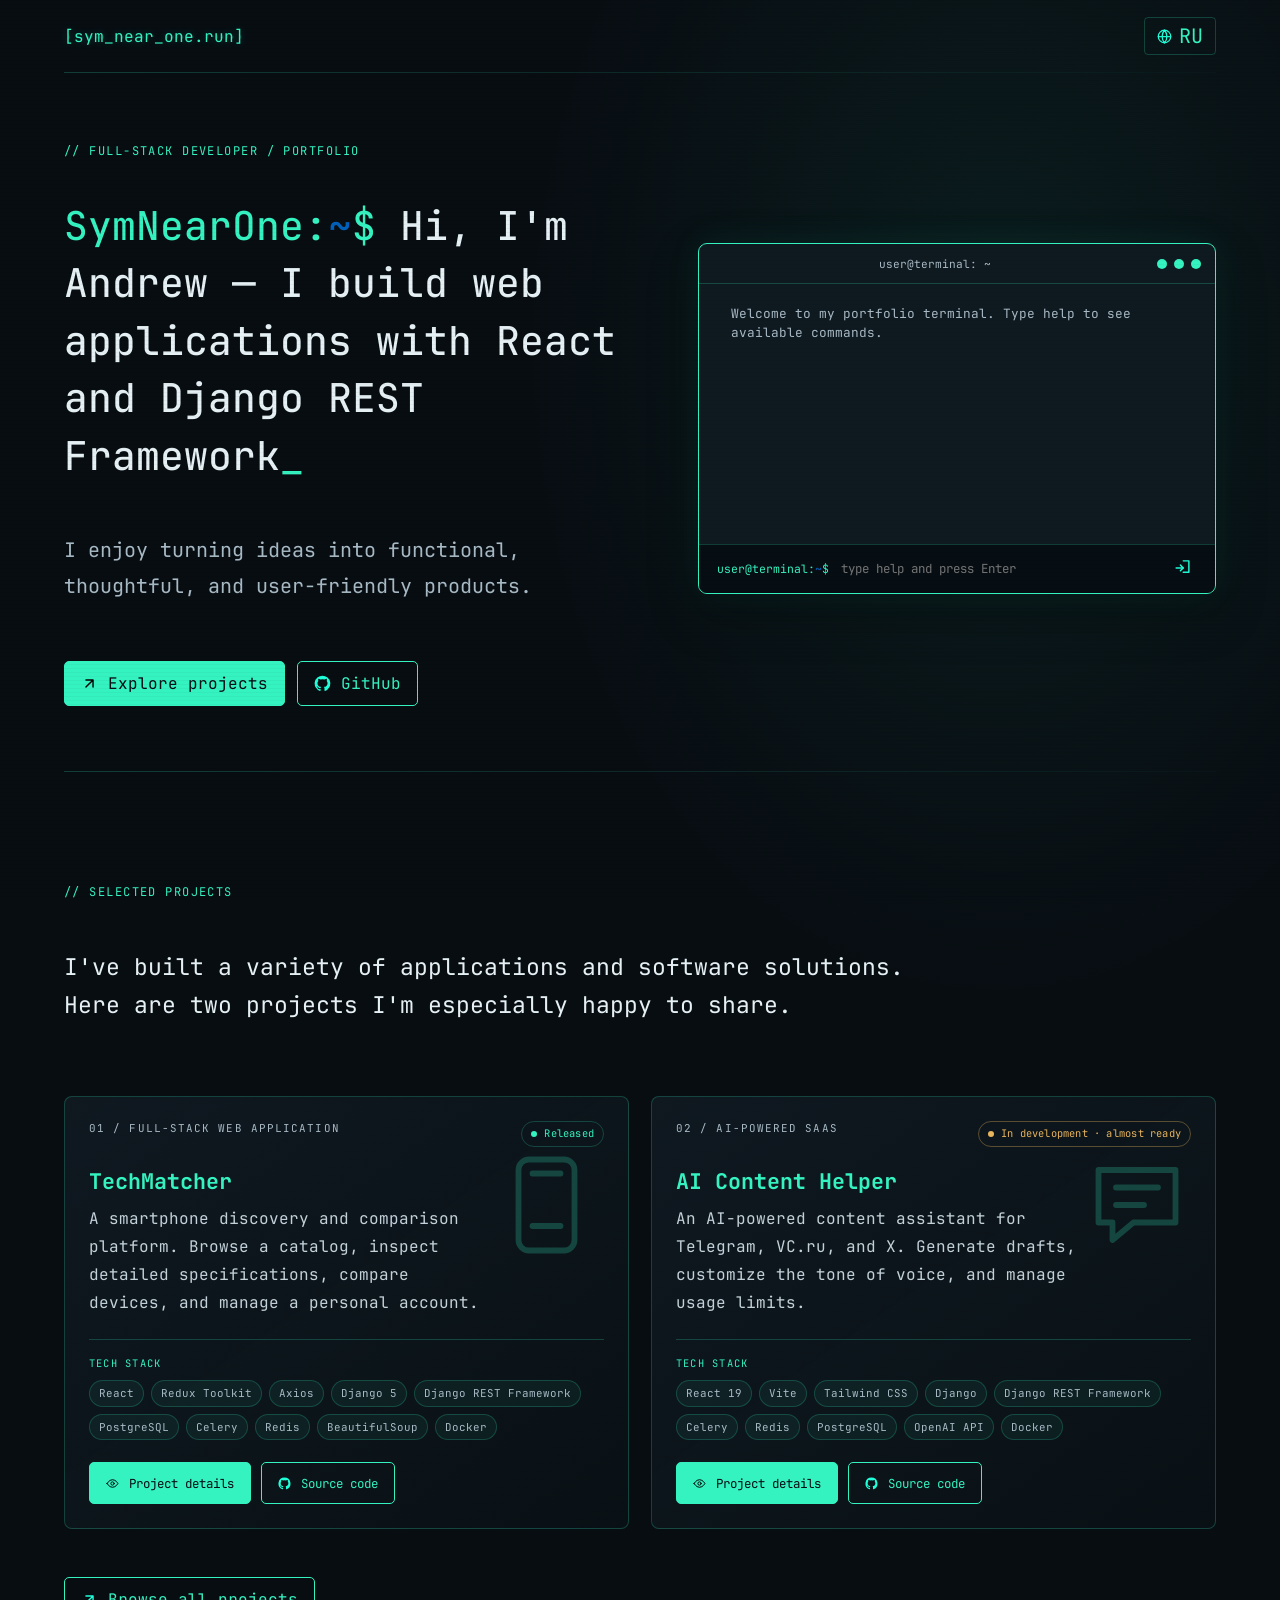
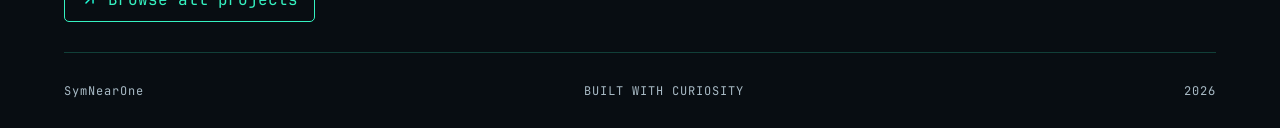
<file: index.html>
<!doctype html>
<html lang="en">
  <head>
    <meta charset="UTF-8" />
    <meta name="viewport" content="width=device-width, initial-scale=1.0" />
<script>
      (function () {
        var root = document.documentElement;
        root.classList.add("is-loading");
        try {
          var theme = localStorage.getItem("portfolio-theme");
          var language = localStorage.getItem("portfolio-language");
          if (theme === "pink") root.dataset.terminalTheme = "pink";
          else delete root.dataset.terminalTheme;
          root.lang = language === "ru" ? "ru" : "en";
        } catch (error) {
          root.lang = "en";
        }
      })();
    </script>
    <meta name="theme-color" content="#080d12" />
    <meta
      name="description"
      content="Andrew — full-stack developer building web applications."
    />
    <title>[symnearone]</title>
    <link rel="stylesheet" href="style.css" />
    <script src="projects-data.js" defer></script>
    <script src="script.js" defer></script>
    <link rel="icon" type="image/svg+xml" href="sources/favicon.svg" />
  </head>
  <body>
    <header class="site-header">
      <a class="site-header__brand" href="index.html">[sym_near_one.run]</a>
      <button class="language-toggle" type="button" data-language-toggle aria-label="Switch language">
        <img class="button__icon" src="sources/icons/language.svg" alt="" aria-hidden="true" />RU
      </button>
    </header>
    <main class="page-main">
      <div class="section-divider" aria-hidden="true"></div>
      <section class="hero">
        <div class="hero__content">
          <p
            class="hero__eyebrow"
            data-en="// FULL-STACK DEVELOPER / PORTFOLIO"
            data-ru="// FULL-STACK РАЗРАБОТЧИК / ПОРТФОЛИО"
          >
            // FULL-STACK DEVELOPER / PORTFOLIO
          </p>
          <h1 class="hero__title">
            <span class="hero__title-author"
              >SymNearOne:<span class="terminal-path">~</span>$ </span
            ><span
              data-en="Hi, I'm Andrew — I build web applications with React and Django REST Framework"
              data-ru="Привет, я Эндрю — разрабатываю веб-приложения на React и Django REST Framework"
              >Hi, I'm Andrew — I build web applications with React and Django
              REST Framework</span
            ><span class="hero__cursor">_</span>
          </h1>
          <p
            class="hero__description"
            data-en="I enjoy turning ideas into functional, thoughtful, and user-friendly products."
            data-ru="Мне нравится превращать идеи в функциональные, продуманные и удобные продукты."
          >
            I enjoy turning ideas into functional, thoughtful, and user-friendly
            products.
          </p>
          <div class="hero__actions">
            <a
              href="projects.html"
              class="button button--primary"
              data-en="Explore projects"
              data-ru="Посмотреть проекты"
              ><img class="button__icon" src="sources/icons/arrow-up-right.svg" alt="" aria-hidden="true" />Explore projects</a
            ><a
              href="https://github.com/Na1x-dev"
              class="button button--secondary"
              target="_blank"
              rel="noreferrer"
              ><img
                class="button__icon"
                src="sources/icons/github.svg"
                alt=""
                aria-hidden="true"
              />GitHub</a
            >
          </div>
        </div>
        <div class="hero__visual">
          <div class="terminal-window">
            <div class="terminal-window__bar">
              <span class="terminal-window__bar-status"></span>
              <span>user@terminal: ~</span>
              <div class="terminal-window__dots" aria-hidden="true">
                <span></span><span></span><span></span>
              </div>
            </div>
            <div
              class="terminal-window__content"
              id="terminal-output"
              role="log"
              aria-live="polite"
            >
              <p
                class="terminal-output"
                data-en="Welcome to my portfolio terminal. Type help to see available commands."
                data-ru="Добро пожаловать в терминал портфолио. Введите help для списка команд."
              >
                Welcome to my portfolio terminal. Type help to see available
                commands.
              </p>
            </div>
            <form class="terminal-input" id="terminal-form" autocomplete="off">
              <label class="terminal-input__prompt" for="terminal-command"
                >user@terminal:<span class="terminal-path">~</span>$</label
              ><input
                id="terminal-command"
                name="command"
                type="text"
                spellcheck="false"
                placeholder="type help and press Enter"
              /><button type="submit" aria-label="Run command"><img class="button__icon" src="sources/icons/terminal-enter.svg" alt="" aria-hidden="true" /></button>
            </form>
          </div>
        </div>
      </section>
      <div class="section-divider" aria-hidden="true"></div>
      <section class="about" id="projects">
        <p
          class="section-label"
          data-en="// SELECTED PROJECTS"
          data-ru="// ИЗБРАННЫЕ ПРОЕКТЫ"
        >
          // SELECTED PROJECTS
        </p>
        <h2
          class="about__text"
          data-en="I've built a variety of applications and software solutions. Here are two projects I'm especially happy to share."
          data-ru="Я разрабатывал разные приложения и программные решения. Здесь — два проекта, которыми особенно хочу поделиться."
        >
          I've built a variety of applications and software solutions. Here are
          two projects I'm especially happy to share.
        </h2>
        <div class="projects-grid" id="featured-projects"></div>
        <div class="section-actions">
          <a
            class="button button--secondary"
            href="projects.html"
            data-en="Browse all projects"
            data-ru="Все проекты"
            ><img class="button__icon" src="sources/icons/arrow-up-right.svg" alt="" aria-hidden="true" />Browse all projects</a
          >
        </div>
      </section>
    </main>
    <footer class="site-footer">
      <span>SymNearOne</span>
      <span data-en="BUILT WITH CURIOSITY" data-ru="СОЗДАНО С ЛЮБОПЫТСТВОМ">BUILT WITH CURIOSITY</span>
      <span id="current-year"></span>
    </footer>
  </body>
</html>
</file>
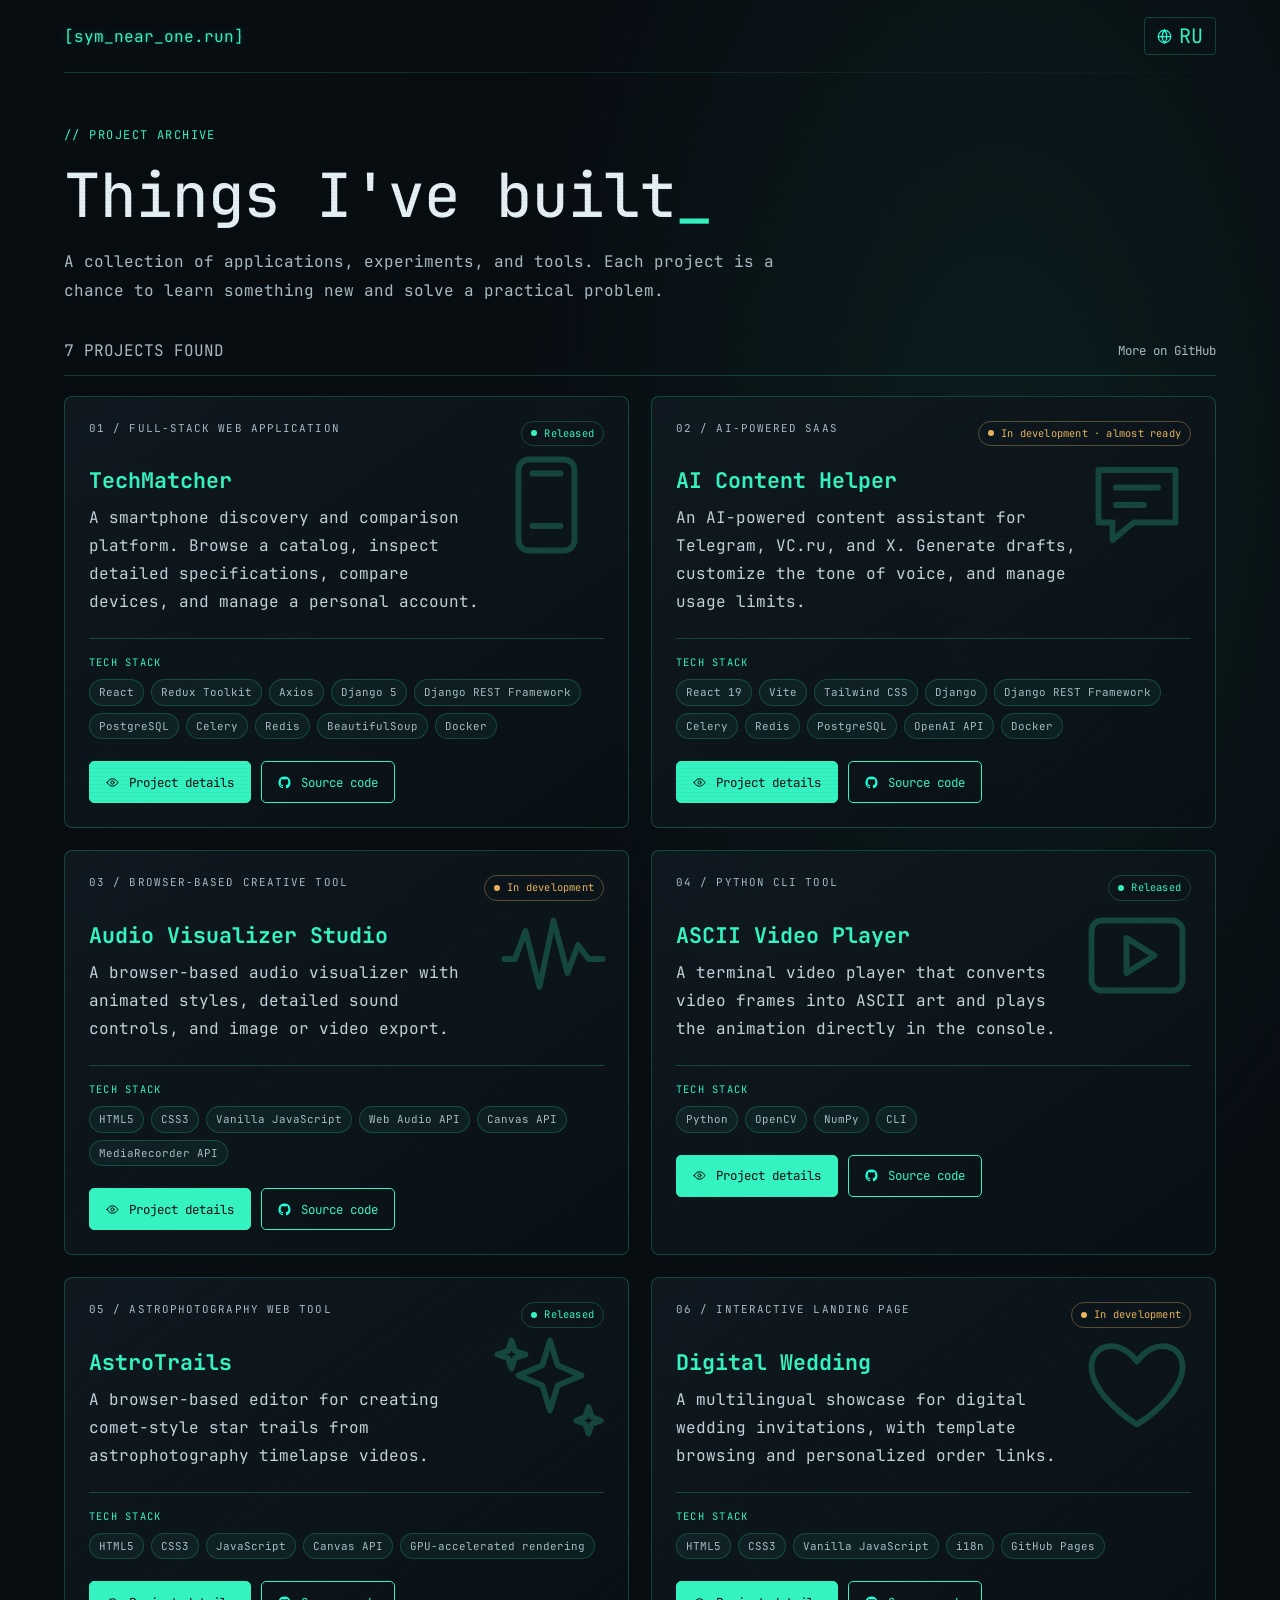
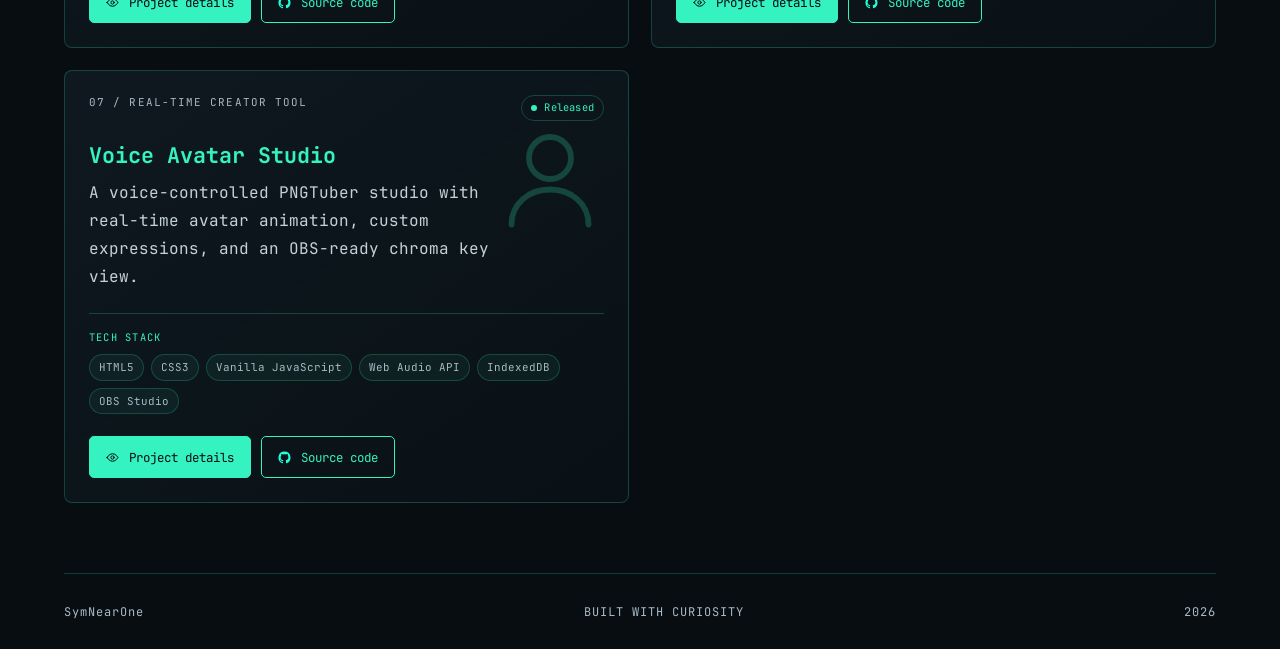
<file: projects.html>
<!doctype html>
<html lang="en">
  <head>
    <meta charset="UTF-8" />
    <meta name="viewport" content="width=device-width, initial-scale=1.0" />
<script>
      (function () {
        var root = document.documentElement;
        root.classList.add("is-loading");
        try {
          var theme = localStorage.getItem("portfolio-theme");
          var language = localStorage.getItem("portfolio-language");
          if (theme === "pink") root.dataset.terminalTheme = "pink";
          else delete root.dataset.terminalTheme;
          root.lang = language === "ru" ? "ru" : "en";
        } catch (error) {
          root.lang = "en";
        }
      })();
    </script>
    <meta name="theme-color" content="#080d12" />
    <meta
      name="description"
      content="Projects by Andrew — full-stack web applications and tools."
    />
    <title>[symnearone]</title>
    <link rel="stylesheet" href="style.css" />
    <script src="projects-data.js" defer></script>
    <script src="script.js" defer></script>
    <link rel="icon" type="image/svg+xml" href="sources/favicon.svg" />
  </head>
  <body>
    <header class="site-header">
      <a class="site-header__brand" href="index.html">[sym_near_one.run]</a>
      <button
        class="language-toggle"
        type="button"
        data-language-toggle
        aria-label="Switch language"
      >
        <img
          class="button__icon"
          src="sources/icons/language.svg"
          alt=""
          aria-hidden="true"
        />RU
      </button>
    </header>
    <main class="page-main">
      <div class="section-divider" aria-hidden="true"></div>
      <section class="projects-page">
        <p
          class="section-label"
          data-en="// PROJECT ARCHIVE"
          data-ru="// АРХИВ ПРОЕКТОВ"
        >
          // PROJECT ARCHIVE
        </p>
        <h1 class="page-title">
          <span data-en="Things I've built" data-ru="Мои проекты"
            >Things I've built</span
          ><span class="hero__cursor">_</span>
        </h1>
        <p
          class="page-lead"
          data-en="A collection of applications, experiments, and tools. Each project is a chance to learn something new and solve a practical problem."
          data-ru="Подборка приложений, экспериментов и инструментов. Каждый проект — возможность узнать что-то новое и решить практическую задачу."
        >
          A collection of applications, experiments, and tools. Each project is
          a chance to learn something new and solve a practical problem.
        </p>
        <div class="projects-toolbar">
          <span id="projects-count">Loading projects...</span
          ><a
            class="text-link"
            href="https://github.com/Na1x-dev"
            target="_blank"
            rel="noreferrer"
            data-en="More on GitHub"
            data-ru="Больше на GitHub"
            >More on GitHub</a
          >
        </div>
        <div
          class="projects-grid projects-grid--archive"
          id="all-projects"
        ></div>
      </section>
    </main>
    <footer class="site-footer">
      <span>SymNearOne</span>
      <span data-en="BUILT WITH CURIOSITY" data-ru="СОЗДАНО С ЛЮБОПЫТСТВОМ"
        >BUILT WITH CURIOSITY</span
      >
      <span id="current-year"></span>
    </footer>
  </body>
</html>
</file>
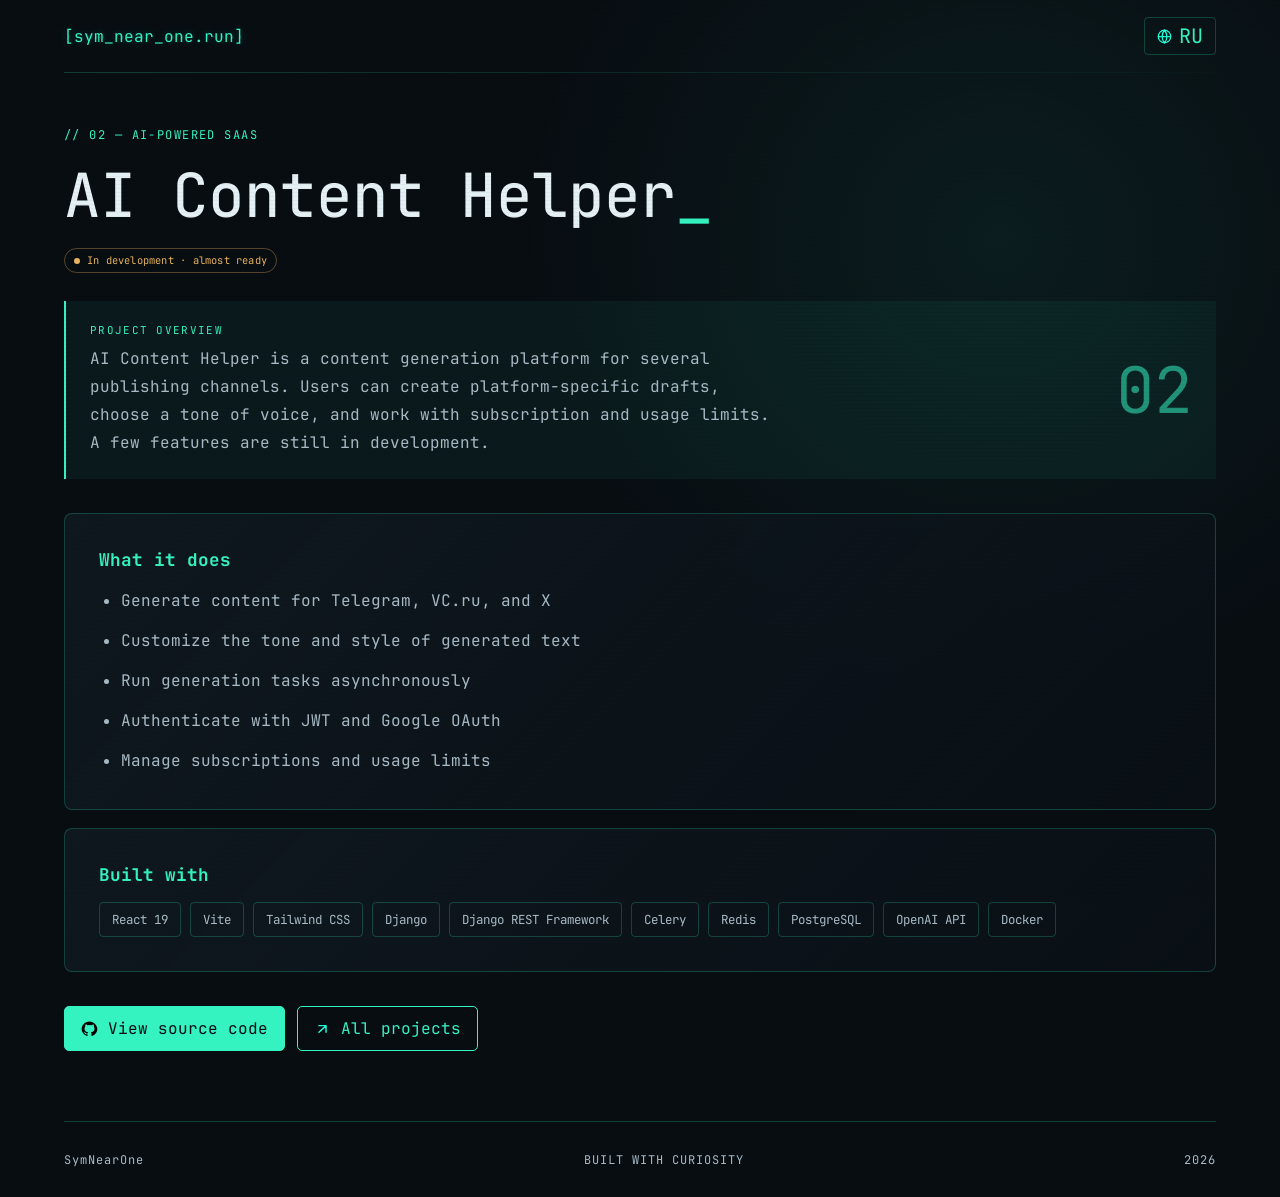
<file: projects/ai-content-helper.html>
<!doctype html>
<html lang="en"><head><meta charset="UTF-8"><meta name="viewport" content="width=device-width, initial-scale=1.0"><meta name="description" content="AI Content Helper — AI-powered content generation platform."><title>AI Content Helper | Andrew</title><link rel="stylesheet" href="../style.css"><script src="../projects-data.js" defer></script><script src="../script.js" defer></script>    <link rel="icon" type="image/svg+xml" href="../sources/favicon.svg" />
  </head><body>
<header class="site-header">
  <a class="site-header__brand" href="../index.html">[sym_near_one.run]</a>
  <button class="language-toggle" type="button" data-language-toggle aria-label="Switch language">
    <img class="button__icon" src="../sources/icons/language.svg" alt="" aria-hidden="true" />RU
  </button>
</header>
<main class="page-main"><div class="section-divider" aria-hidden="true"></div><section class="project-detail" data-project-detail="ai-content-helper"></section></main>
<footer class="site-footer">
  <span>SymNearOne</span>
  <span data-en="BUILT WITH CURIOSITY" data-ru="СОЗДАНО С ЛЮБОПЫТСТВОМ">BUILT WITH CURIOSITY</span>
  <span id="current-year"></span>
</footer>
</body></html>
</file>
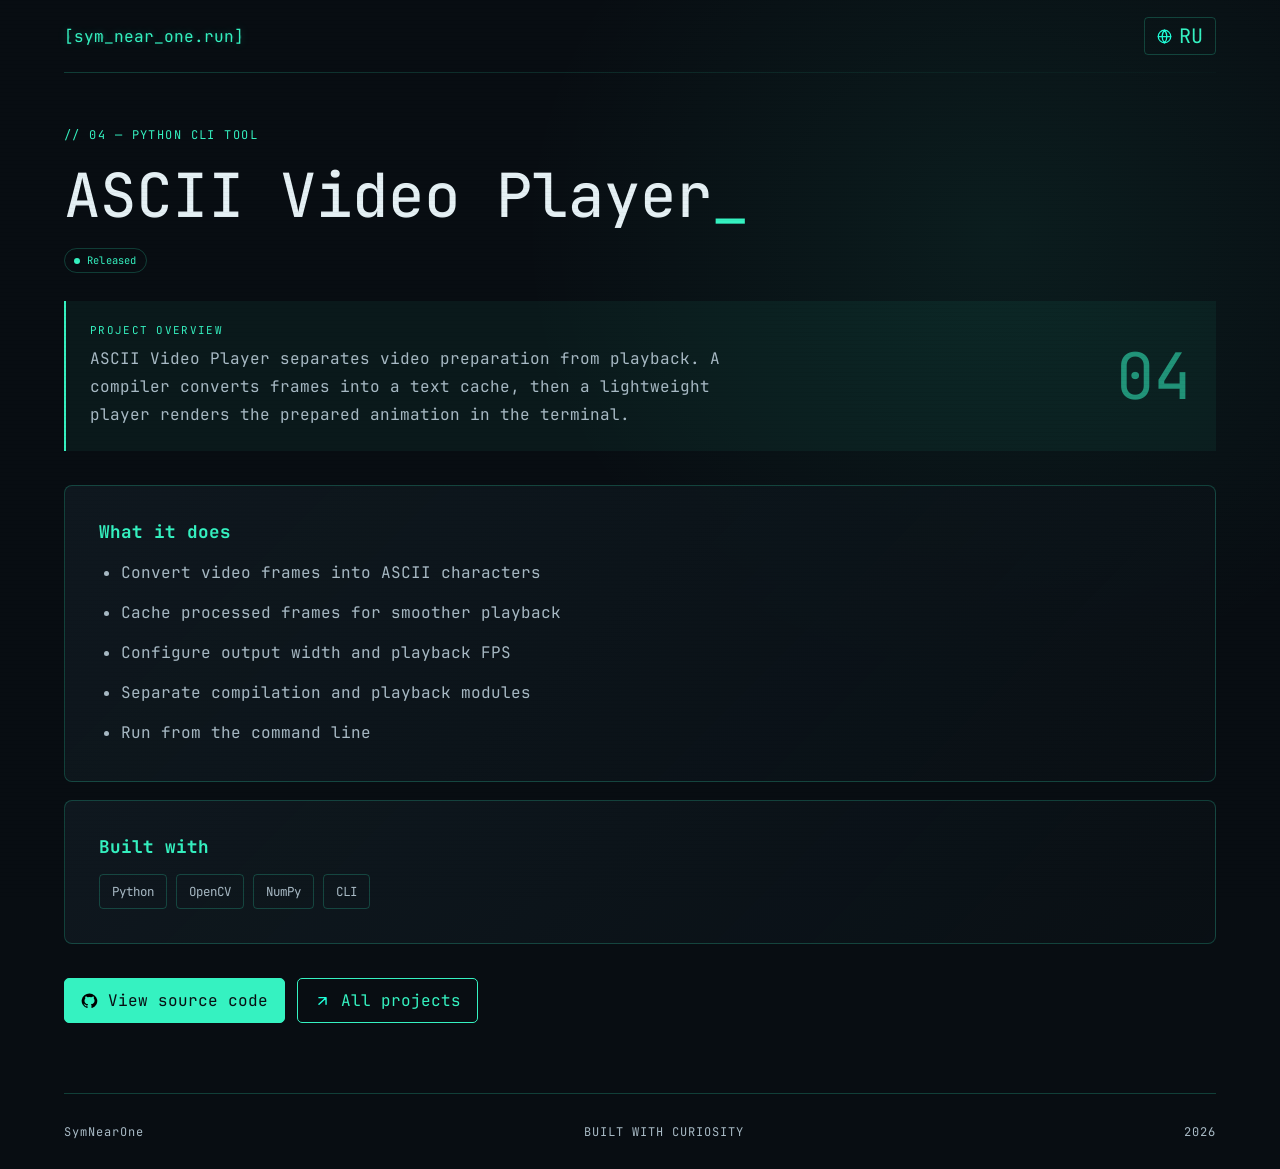
<file: projects/ascii-video-player.html>
<!doctype html>
<html lang="en">
  <head>
    <meta charset="UTF-8" />
    <meta name="viewport" content="width=device-width, initial-scale=1.0" />
<script>
      (function () {
        var root = document.documentElement;
        root.classList.add("is-loading");
        try {
          var theme = localStorage.getItem("portfolio-theme");
          var language = localStorage.getItem("portfolio-language");
          if (theme === "pink") root.dataset.terminalTheme = "pink";
          else delete root.dataset.terminalTheme;
          root.lang = language === "ru" ? "ru" : "en";
        } catch (error) {
          root.lang = "en";
        }
      })();
    </script>
    <meta name="description" content="ASCII Video Player — project by Andrew." />
    <title>ASCII Video Player | Andrew</title>
    <link rel="stylesheet" href="../style.css" />
    <script src="../projects-data.js" defer></script>
    <script src="../script.js" defer></script>
    <link rel="icon" type="image/svg+xml" href="../sources/favicon.svg" />
  </head>
  <body>
    <header class="site-header">
      <a class="site-header__brand" href="../index.html">[sym_near_one.run]</a>
      <button class="language-toggle" type="button" data-language-toggle aria-label="Switch language">
        <img class="button__icon" src="../sources/icons/language.svg" alt="" aria-hidden="true" />RU
      </button>
    </header>
    <main class="page-main">
      <div class="section-divider" aria-hidden="true"></div>
      <section class="project-detail" data-project-detail="ascii-video-player"></section>
    </main>
    <footer class="site-footer">
      <span>SymNearOne</span>
      <span data-en="BUILT WITH CURIOSITY" data-ru="СОЗДАНО С ЛЮБОПЫТСТВОМ">BUILT WITH CURIOSITY</span>
      <span id="current-year"></span>
    </footer>
  </body>
</html>
</file>
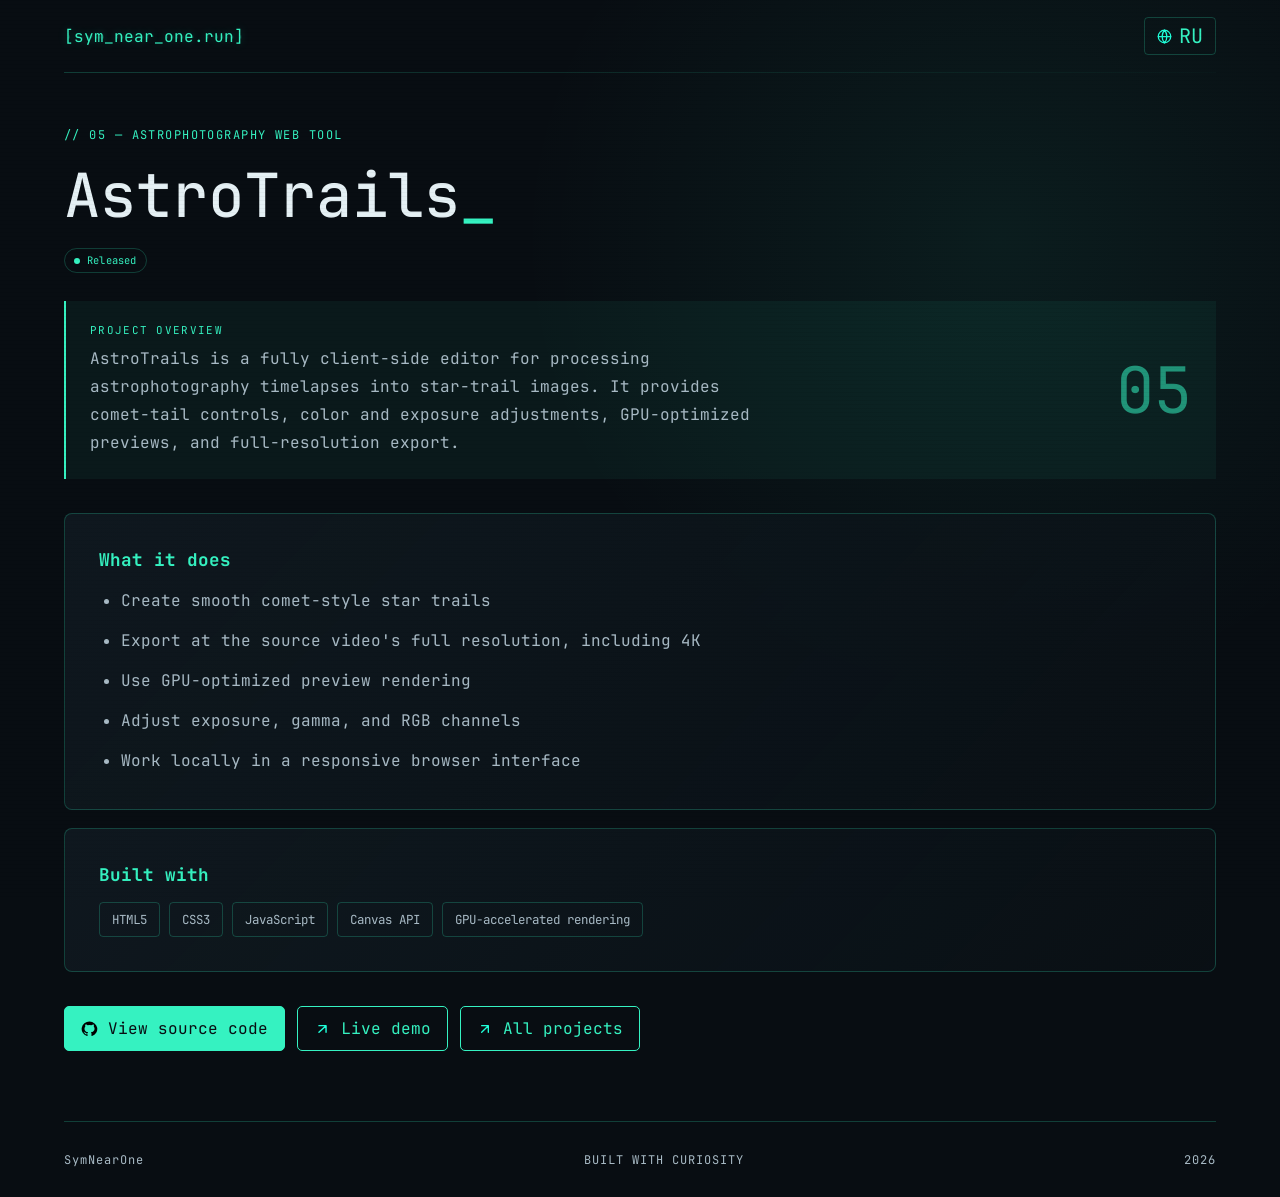
<file: projects/astrotrails.html>
<!doctype html>
<html lang="en">
  <head>
    <meta charset="UTF-8" />
    <meta name="viewport" content="width=device-width, initial-scale=1.0" />
<script>
      (function () {
        var root = document.documentElement;
        root.classList.add("is-loading");
        try {
          var theme = localStorage.getItem("portfolio-theme");
          var language = localStorage.getItem("portfolio-language");
          if (theme === "pink") root.dataset.terminalTheme = "pink";
          else delete root.dataset.terminalTheme;
          root.lang = language === "ru" ? "ru" : "en";
        } catch (error) {
          root.lang = "en";
        }
      })();
    </script>
    <meta name="description" content="AstroTrails — project by Andrew." />
    <title>AstroTrails | Andrew</title>
    <link rel="stylesheet" href="../style.css" />
    <script src="../projects-data.js" defer></script>
    <script src="../script.js" defer></script>
    <link rel="icon" type="image/svg+xml" href="../sources/favicon.svg" />
  </head>
  <body>
    <header class="site-header">
      <a class="site-header__brand" href="../index.html">[sym_near_one.run]</a>
      <button class="language-toggle" type="button" data-language-toggle aria-label="Switch language">
        <img class="button__icon" src="../sources/icons/language.svg" alt="" aria-hidden="true" />RU
      </button>
    </header>
    <main class="page-main">
      <div class="section-divider" aria-hidden="true"></div>
      <section class="project-detail" data-project-detail="astrotrails"></section>
    </main>
    <footer class="site-footer">
      <span>SymNearOne</span>
      <span data-en="BUILT WITH CURIOSITY" data-ru="СОЗДАНО С ЛЮБОПЫТСТВОМ">BUILT WITH CURIOSITY</span>
      <span id="current-year"></span>
    </footer>
  </body>
</html>
</file>
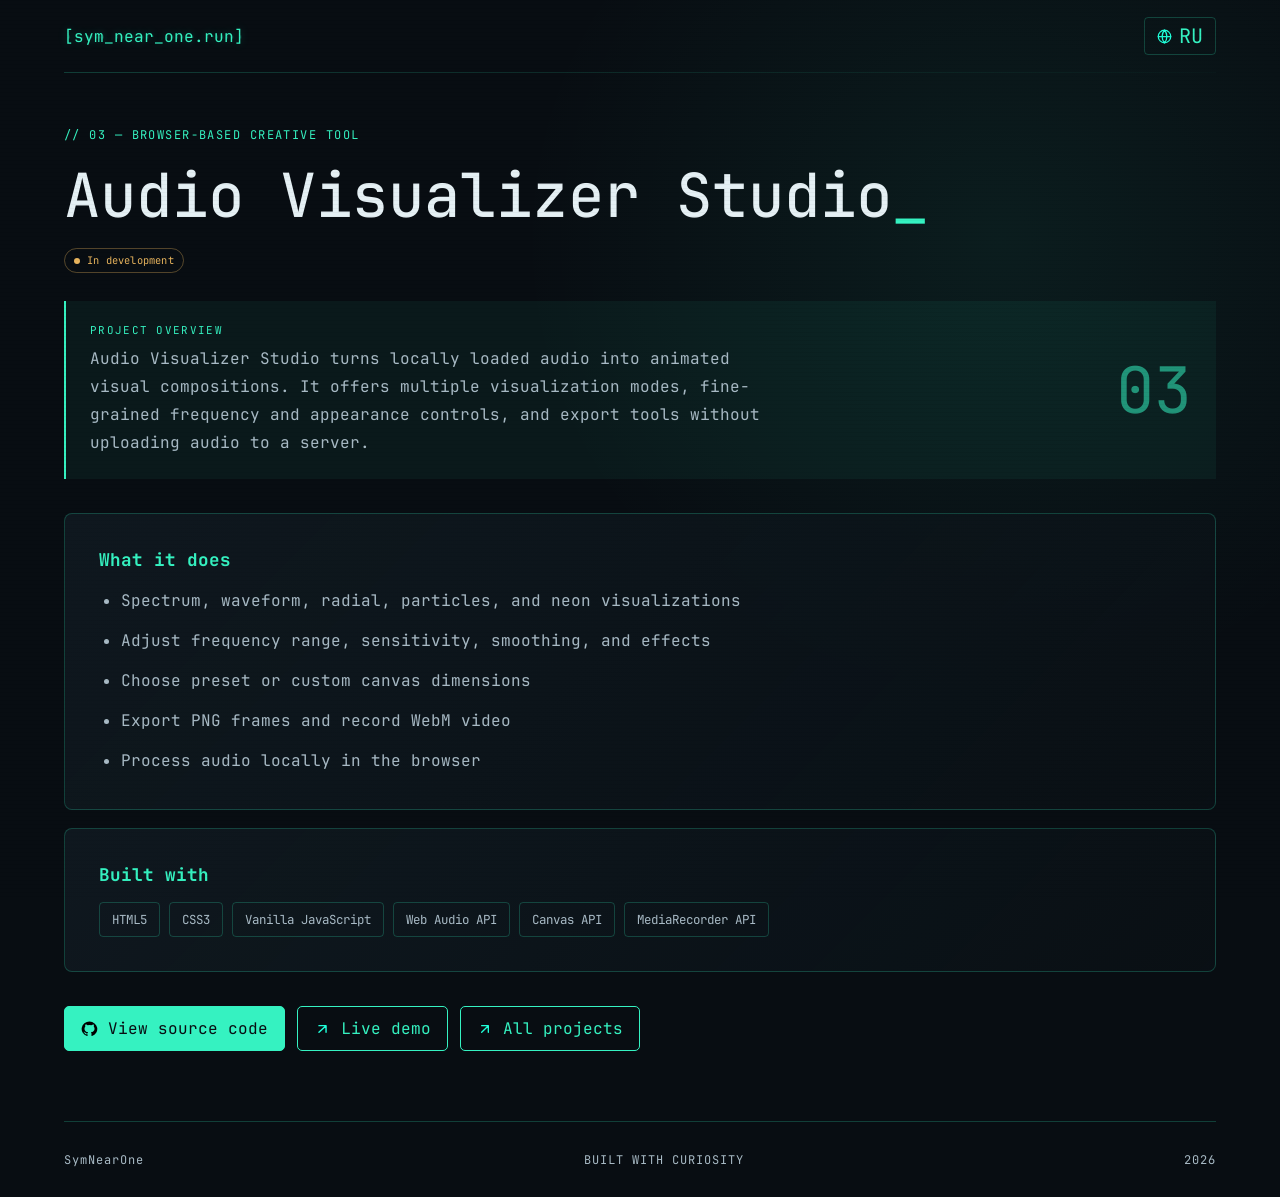
<file: projects/audio-visualizer.html>
<!doctype html>
<html lang="en">
  <head>
    <meta charset="UTF-8" />
    <meta name="viewport" content="width=device-width, initial-scale=1.0" />
<script>
      (function () {
        var root = document.documentElement;
        root.classList.add("is-loading");
        try {
          var theme = localStorage.getItem("portfolio-theme");
          var language = localStorage.getItem("portfolio-language");
          if (theme === "pink") root.dataset.terminalTheme = "pink";
          else delete root.dataset.terminalTheme;
          root.lang = language === "ru" ? "ru" : "en";
        } catch (error) {
          root.lang = "en";
        }
      })();
    </script>
    <meta name="description" content="Audio Visualizer Studio — project by Andrew." />
    <title>Audio Visualizer Studio | Andrew</title>
    <link rel="stylesheet" href="../style.css" />
    <script src="../projects-data.js" defer></script>
    <script src="../script.js" defer></script>
    <link rel="icon" type="image/svg+xml" href="../sources/favicon.svg" />
  </head>
  <body>
    <header class="site-header">
      <a class="site-header__brand" href="../index.html">[sym_near_one.run]</a>
      <button class="language-toggle" type="button" data-language-toggle aria-label="Switch language">
        <img class="button__icon" src="../sources/icons/language.svg" alt="" aria-hidden="true" />RU
      </button>
    </header>
    <main class="page-main">
      <div class="section-divider" aria-hidden="true"></div>
      <section class="project-detail" data-project-detail="audio-visualizer"></section>
    </main>
    <footer class="site-footer">
      <span>SymNearOne</span>
      <span data-en="BUILT WITH CURIOSITY" data-ru="СОЗДАНО С ЛЮБОПЫТСТВОМ">BUILT WITH CURIOSITY</span>
      <span id="current-year"></span>
    </footer>
  </body>
</html>
</file>
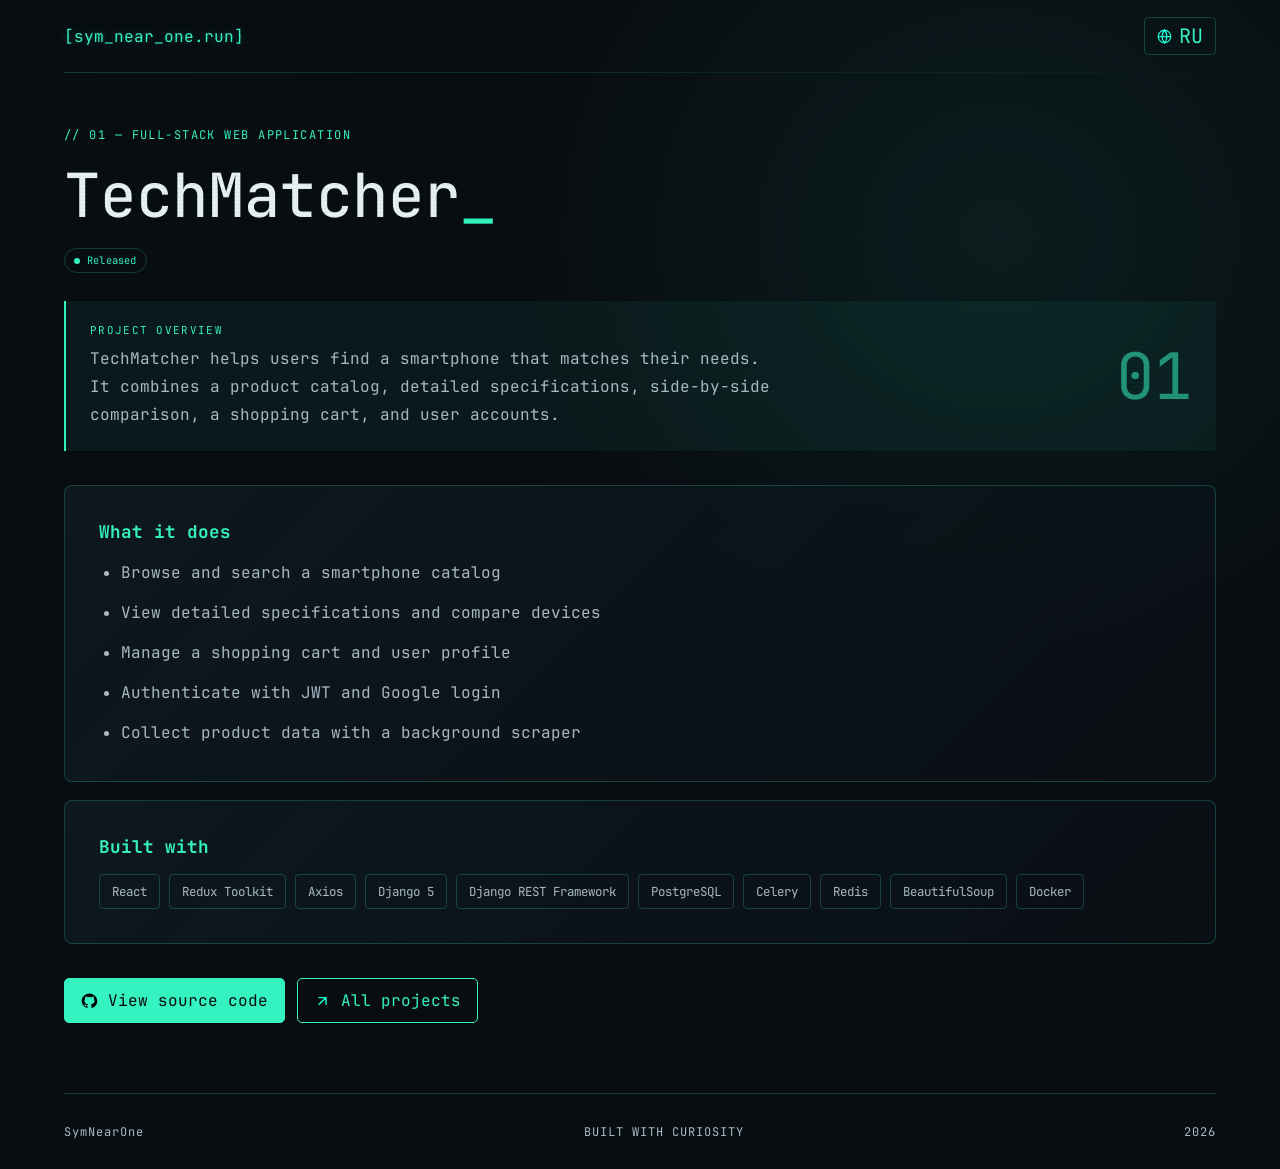
<file: projects/techmatcher.html>
<!doctype html>
<html lang="en"><head><meta charset="UTF-8"><meta name="viewport" content="width=device-width, initial-scale=1.0"><meta name="description" content="TechMatcher — smartphone discovery and comparison platform."><title>TechMatcher | Andrew</title><link rel="stylesheet" href="../style.css"><script src="../projects-data.js" defer></script><script src="../script.js" defer></script>    <link rel="icon" type="image/svg+xml" href="../sources/favicon.svg" />
  </head><body>
<header class="site-header">
  <a class="site-header__brand" href="../index.html">[sym_near_one.run]</a>
  <button class="language-toggle" type="button" data-language-toggle aria-label="Switch language">
    <img class="button__icon" src="../sources/icons/language.svg" alt="" aria-hidden="true" />RU
  </button>
</header>
<main class="page-main"><div class="section-divider" aria-hidden="true"></div><section class="project-detail" data-project-detail="techmatcher"></section></main>
<footer class="site-footer">
  <span>SymNearOne</span>
  <span data-en="BUILT WITH CURIOSITY" data-ru="СОЗДАНО С ЛЮБОПЫТСТВОМ">BUILT WITH CURIOSITY</span>
  <span id="current-year"></span>
</footer>
</body></html>
</file>
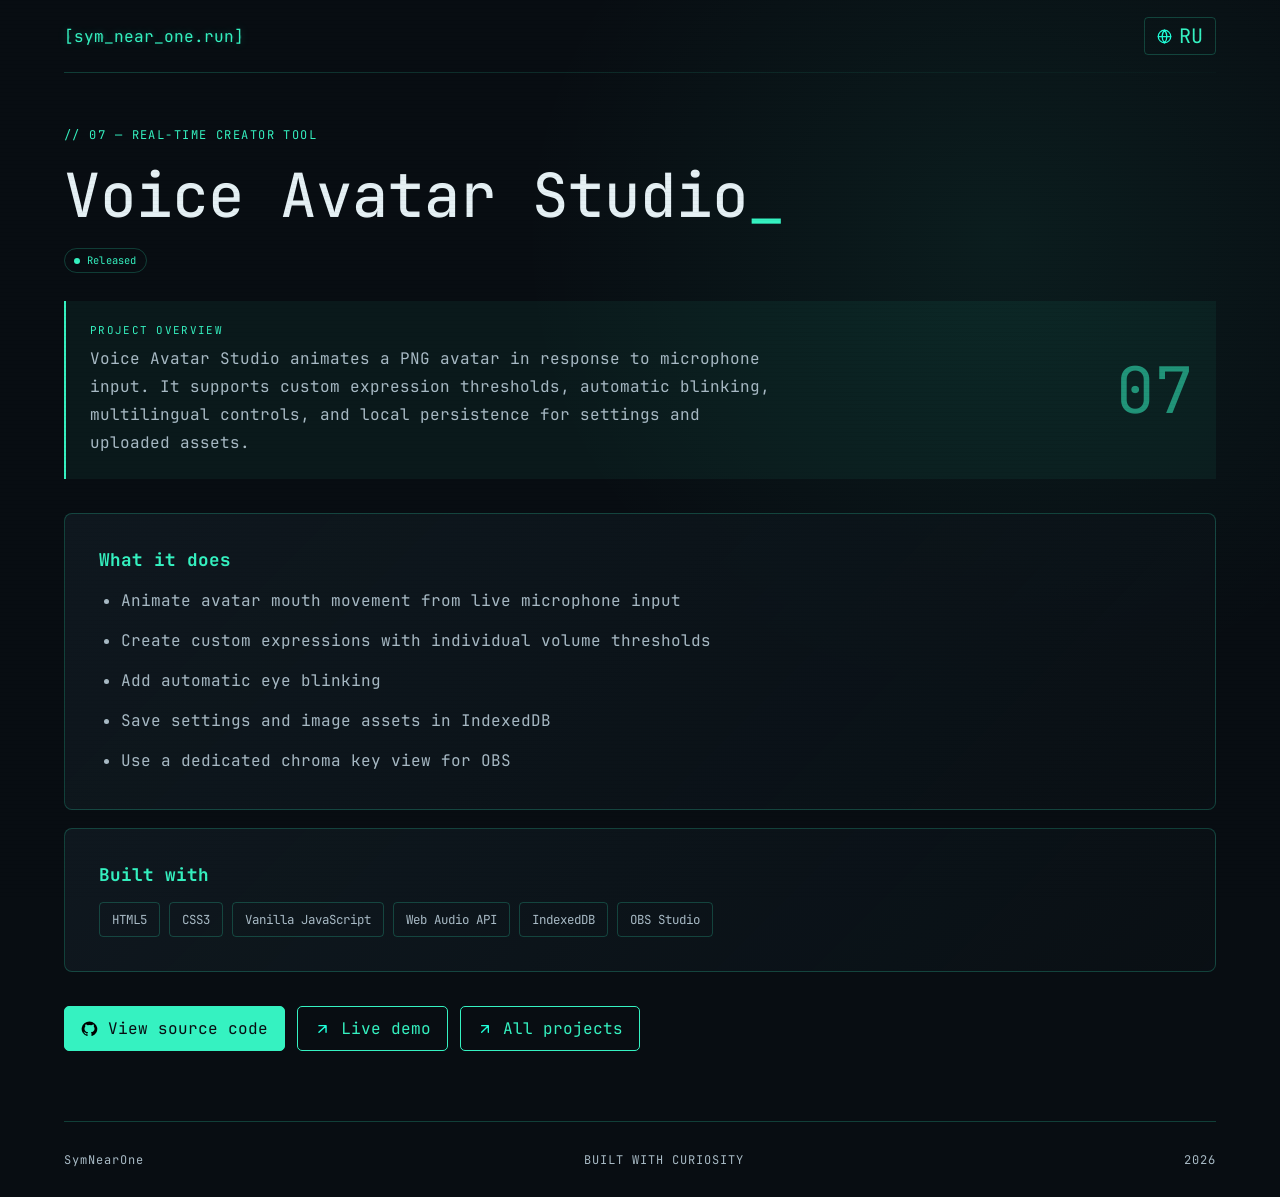
<file: projects/voice-avatar.html>
<!doctype html>
<html lang="en">
  <head>
    <meta charset="UTF-8" />
    <meta name="viewport" content="width=device-width, initial-scale=1.0" />
<script>
      (function () {
        var root = document.documentElement;
        root.classList.add("is-loading");
        try {
          var theme = localStorage.getItem("portfolio-theme");
          var language = localStorage.getItem("portfolio-language");
          if (theme === "pink") root.dataset.terminalTheme = "pink";
          else delete root.dataset.terminalTheme;
          root.lang = language === "ru" ? "ru" : "en";
        } catch (error) {
          root.lang = "en";
        }
      })();
    </script>
    <meta name="description" content="Voice Avatar Studio — project by Andrew." />
    <title>Voice Avatar Studio | Andrew</title>
    <link rel="stylesheet" href="../style.css" />
    <script src="../projects-data.js" defer></script>
    <script src="../script.js" defer></script>
    <link rel="icon" type="image/svg+xml" href="../sources/favicon.svg" />
  </head>
  <body>
    <header class="site-header">
      <a class="site-header__brand" href="../index.html">[sym_near_one.run]</a>
      <button class="language-toggle" type="button" data-language-toggle aria-label="Switch language">
        <img class="button__icon" src="../sources/icons/language.svg" alt="" aria-hidden="true" />RU
      </button>
    </header>
    <main class="page-main">
      <div class="section-divider" aria-hidden="true"></div>
      <section class="project-detail" data-project-detail="voice-avatar"></section>
    </main>
    <footer class="site-footer">
      <span>SymNearOne</span>
      <span data-en="BUILT WITH CURIOSITY" data-ru="СОЗДАНО С ЛЮБОПЫТСТВОМ">BUILT WITH CURIOSITY</span>
      <span id="current-year"></span>
    </footer>
  </body>
</html>
</file>
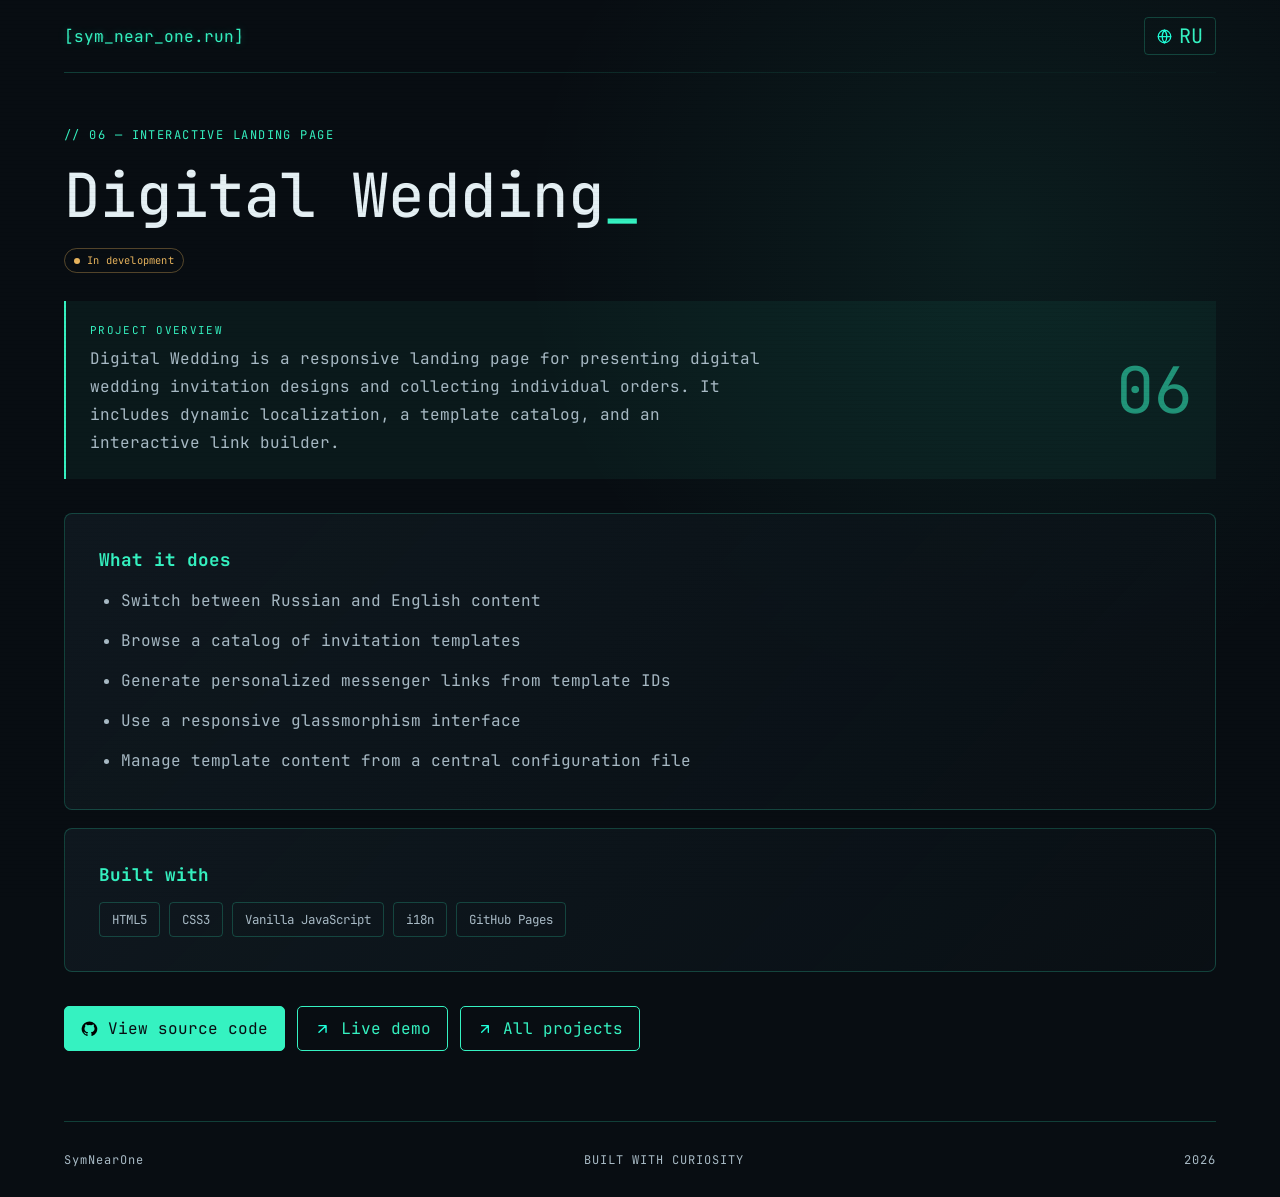
<file: projects/wedding-card.html>
<!doctype html>
<html lang="en">
  <head>
    <meta charset="UTF-8" />
    <meta name="viewport" content="width=device-width, initial-scale=1.0" />
<script>
      (function () {
        var root = document.documentElement;
        root.classList.add("is-loading");
        try {
          var theme = localStorage.getItem("portfolio-theme");
          var language = localStorage.getItem("portfolio-language");
          if (theme === "pink") root.dataset.terminalTheme = "pink";
          else delete root.dataset.terminalTheme;
          root.lang = language === "ru" ? "ru" : "en";
        } catch (error) {
          root.lang = "en";
        }
      })();
    </script>
    <meta name="description" content="Digital Wedding — project by Andrew." />
    <title>Digital Wedding | Andrew</title>
    <link rel="stylesheet" href="../style.css" />
    <script src="../projects-data.js" defer></script>
    <script src="../script.js" defer></script>
    <link rel="icon" type="image/svg+xml" href="../sources/favicon.svg" />
  </head>
  <body>
    <header class="site-header">
      <a class="site-header__brand" href="../index.html">[sym_near_one.run]</a>
      <button class="language-toggle" type="button" data-language-toggle aria-label="Switch language">
        <img class="button__icon" src="../sources/icons/language.svg" alt="" aria-hidden="true" />RU
      </button>
    </header>
    <main class="page-main">
      <div class="section-divider" aria-hidden="true"></div>
      <section class="project-detail" data-project-detail="wedding-card"></section>
    </main>
    <footer class="site-footer">
      <span>SymNearOne</span>
      <span data-en="BUILT WITH CURIOSITY" data-ru="СОЗДАНО С ЛЮБОПЫТСТВОМ">BUILT WITH CURIOSITY</span>
      <span id="current-year"></span>
    </footer>
  </body>
</html>
</file>
<file: style.css>
:root {
  color-scheme: dark;
  --text-color: #e5f0f4;
  --accent-color: #35f2c1;
  --background-color: #080d12;
  --surface-color: #101a21;
  --muted-color: #a8bac5;
  --status-color: var(--accent-color);
  --border-color: color-mix(in srgb, var(--accent-color) 22%, transparent);
  --terminal-path-color: #0061bb;
  --accent-icon-filter: brightness(0) saturate(100%) invert(83%) sepia(31%)
    saturate(1040%) hue-rotate(105deg);
  --font-text: Inter, sans-serif;
  --font-mono: "JetBrains Mono", monospace;
}

@font-face {
  font-family: "JetBrains Mono";
  src: url("sources/fonts/JetBrainsMono-2.304/fonts/variable/JetBrainsMono[wght].ttf")
    format("truetype");
  font-weight: 100 800;
  font-style: normal;
  font-display: swap;
}

:root[data-terminal-theme="pink"] {
  --accent-color: #e60067;
  --border-color: rgba(230, 0, 103, 0.25);
  --status-color: #ff70a8;
  --terminal-path-color: #ff70a8;
  --accent-icon-filter: brightness(0) saturate(100%) invert(15%) sepia(99%)
    saturate(7495%) hue-rotate(327deg) brightness(90%) contrast(110%);
}

* {
  box-sizing: border-box;
}
html {
  scroll-behavior: smooth;
  scrollbar-gutter: auto;
  scrollbar-width: thin;
  scrollbar-color: var(--accent-color) transparent;
  overflow-y: overlay;
}
body {
  min-height: 100vh;
  margin: 0;
  padding: 0 5%;
  color: var(--text-color);
  font-family: var(--font-mono);
  background:
    radial-gradient(
      ellipse at 78% 20%,
      color-mix(in srgb, var(--accent-color) 7%, transparent),
      transparent 34%
    ),
    var(--background-color);
}
html::-webkit-scrollbar,
body::-webkit-scrollbar {
  width: 11px;
  height: 11px;
}
html::-webkit-scrollbar-track,
body::-webkit-scrollbar-track {
  background: transparent;
}
html::-webkit-scrollbar-thumb,
body::-webkit-scrollbar-thumb {
  border: 3px solid transparent;
  border-radius: 999px;
  background: var(--accent-color);
  background-clip: padding-box;
}
html::-webkit-scrollbar-button,
body::-webkit-scrollbar-button {
  display: block;
  height: 12px;
  background-color: transparent;
}
html::-webkit-scrollbar-button:vertical:decrement,
body::-webkit-scrollbar-button:vertical:decrement {
  background: linear-gradient(
      135deg,
      transparent 48%,
      var(--accent-color) 49% 62%,
      transparent 63%
    )
    center 6px / 7px 7px no-repeat;
}
html::-webkit-scrollbar-button:vertical:increment,
body::-webkit-scrollbar-button:vertical:increment {
  background: linear-gradient(
      315deg,
      transparent 48%,
      var(--accent-color) 49% 62%,
      transparent 63%
    )
    center 0 / 7px 7px no-repeat;
}
body::after {
  content: "";
  position: fixed;
  inset: 0;
  z-index: 50;
  pointer-events: none;
  background: repeating-linear-gradient(
    to bottom,
    rgba(0, 0, 0, 0.11) 0,
    rgba(0, 0, 0, 0.11) 1px,
    transparent 1px,
    transparent 4px
  );
  opacity: 0.28;
}

.site-header,
.site-footer {
  display: flex;
  align-items: center;
  justify-content: space-between;
  gap: 20px;
}
.site-header {
  min-height: 72px;
}
.site-footer {
  min-height: 76px;
  border-top: 1px solid var(--border-color);
}
.site-header__brand {
  position: relative;
  display: inline-block;
  color: var(--accent-color);
  text-decoration: none;
  text-shadow: 0 0 8px color-mix(in srgb, var(--accent-color) 28%, transparent);
  animation: brand-flicker 7s infinite;
}
.site-header__brand::after {
  content: "[sym_near_one.run]";
  position: absolute;
  inset: 0;
  color: var(--accent-color);
  opacity: 0.22;
  transform: translateX(1px);
  clip-path: inset(48% 0 38% 0);
  pointer-events: none;
}
@keyframes brand-flicker {
  0%,
  96%,
  100% {
    opacity: 1;
  }
  97% {
    opacity: 0.82;
  }
  98% {
    opacity: 1;
  }
}
.site-header__status,
.site-footer,
.section-label {
  color: var(--muted-color);
  font-size: 0.75rem;
  letter-spacing: 0.08em;
}
.site-nav {
  display: flex;
  align-items: center;
  gap: 22px;
}
.site-nav a,
.text-link {
  color: var(--muted-color);
  font-size: 0.78rem;
  text-decoration: none;
}
.site-nav a:hover,
.site-nav a[aria-current="page"],
.text-link:hover {
  color: var(--accent-color);
}
.footer-accent {
  color: var(--accent-color);
}
.section-divider {
  width: 100%;
  height: 1px;
  background: linear-gradient(
    90deg,
    var(--border-color),
    color-mix(in srgb, var(--accent-color) 2%, transparent)
  );
}
.status-dot,
.project-card__indicator {
  display: inline-block;
  width: 7px;
  height: 7px;
  margin-right: 8px;
  border-radius: 50%;
  background: var(--accent-color);
  box-shadow: 0 0 10px color-mix(in srgb, var(--accent-color) 65%, transparent);
}
.project-card__indicator {
  flex: 0 0 auto;
  margin: 0;
}

.hero {
  display: flex;
  align-items: center;
  justify-content: space-between;
  gap: clamp(20px, 5vw, 50px);
  padding: 5% 0 65px;
}
.hero__content {
  display: flex;
  flex: 1 1 60%;
  flex-direction: column;
  min-width: 0;
  gap: 1vh;
}
.hero__visual {
  /* flex: 1 1 40%; */
  min-width: 0;
}
.hero__eyebrow,
.section-label {
  color: var(--accent-color);
  font-size: 0.75rem;
  letter-spacing: 0.12em;
}
.hero__title,
.intro__title {
  margin: 18px 0;
  color: var(--text-color);
  font-size: clamp(1.65rem, 3.1vw, 2.8rem);
  font-weight: 500;
  line-height: 1.45;
  text-decoration: none;
}
.hero__title *,
.page-title * {
  text-decoration: none;
}
.hero__title-author {
  color: var(--accent-color);
}
.hero__cursor,
.terminal-cursor {
  color: var(--accent-color);
  animation: cursor-blink 1s steps(2, start) infinite;
}
@keyframes cursor-blink {
  to {
    visibility: hidden;
  }
}
.hero__description {
  max-width: 700px;
  color: var(--muted-color);
  font-size: 20px;
  line-height: 1.8;
}
.hero__actions {
  display: flex;
  flex-wrap: wrap;
  gap: 12px;
  margin-top: 28px;
}
.button {
  display: inline-flex;
  align-items: center;
  gap: 10px;
  padding: 11px 16px;
  border: 1px solid var(--accent-color);
  border-radius: 5px;
  color: var(--accent-color);
  text-decoration: none;
  transition:
    background-color 180ms ease,
    color 180ms ease,
    border-color 180ms ease,
    box-shadow 180ms ease;
}
.button--primary {
  background: var(--accent-color);
  color: var(--background-color);
}
.button--primary:hover {
  background: transparent;
  color: var(--accent-color);
  box-shadow: 0 12px 35px
    color-mix(in srgb, var(--accent-color) 7%, transparent);
}
.button--secondary {
  background: transparent;
}
.button--secondary:hover {
  background: var(--accent-color);
  color: var(--background-color);
  box-shadow: 0 12px 35px
    color-mix(in srgb, var(--accent-color) 7%, transparent);
}
.button__icon,
.project-card__title-icon {
  display: inline-block;
  width: 1.05em;
  height: 1.05em;
  flex: 0 0 auto;
  object-fit: contain;
}
.button--primary .button__icon {
  filter: brightness(0);
}
.button--secondary .button__icon,
.language-toggle .button__icon,
.terminal-input .button__icon,
.text-link .button__icon,
.project-card__title-icon {
  filter: var(--accent-icon-filter);
}
.button--primary:hover .button__icon {
  filter: var(--accent-icon-filter);
}
.button--secondary:hover .button__icon,
.language-toggle:hover .button__icon,
.terminal-input button:hover .button__icon {
  filter: brightness(0);
}
.button__icon,
.language-toggle__icon,
.terminal-submit__icon {
  transition: filter 180ms ease;
}
.button:hover .button__icon,
.language-toggle:hover .language-toggle__icon,
.terminal-input button:hover .terminal-submit__icon {
  transform: none;
}
.language-toggle {
  display: inline-flex;
  align-items: center;
  justify-content: center;
  gap: 7px;
  padding: 8px 12px;
  border: 1px solid var(--border-color);
  border-radius: 4px;
  background: transparent;
  color: var(--accent-color);
  font: inherit;
  font-size: 20px;
  line-height: 1;
  vertical-align: middle;
  cursor: pointer;
  transition:
    background-color 180ms ease,
    color 180ms ease,
    border-color 180ms ease;
}
.language-toggle:hover {
  border-color: var(--accent-color);
  background: var(--accent-color);
  color: var(--background-color);
}
.language-toggle .button__icon {
  display: block;
  width: 15px;
  height: 15px;
  flex: 0 0 15px;
  margin: 0;
}

.terminal-window {
  position: relative;
  overflow: hidden;
  min-height: 300px;
  border: 1px solid var(--accent-color);
  border-radius: 9px;
  background: rgba(16, 26, 33, 0.96);
  box-shadow:
    0 0 35px color-mix(in srgb, var(--accent-color) 8%, transparent),
    0 18px 50px rgba(0, 0, 0, 0.25);
}
.terminal-path {
  color: var(--terminal-path-color);
}
.terminal-window__bar {
  display: flex;
  align-items: center;
  justify-content: space-between;
  gap: 12px;
  min-height: 40px;
  padding: 0 14px;
  border-bottom: 1px solid var(--border-color);
  color: var(--muted-color);
  font-size: 0.7rem;
}
.terminal-window__dots {
  display: flex;
  gap: 7px;
}
.terminal-window__dots span {
  width: 10px;
  height: 10px;
  border-radius: 50%;
  background: var(--accent-color);
}
.terminal-window__bar-status,
.terminal-prompt,
.terminal-command-line {
  color: var(--accent-color);
}
.terminal-window__content {
  position: relative;
  max-height: 290px;
  min-height: 260px;
  overflow-y: auto;
  padding: 20px;
  font-size: clamp(0.68rem, 1vw, 0.82rem);
  line-height: 1.5;
}
.terminal-window__content p {
  position: relative;
  z-index: 1;
  margin: 0 0 10px;
  overflow-wrap: anywhere;
}
.terminal-output {
  padding-left: 12px;
  color: var(--muted-color);
}
.terminal-output--success,
.terminal-matrix {
  color: var(--status-color);
}
.terminal-error {
  color: #ff8585;
}
.terminal-link-line a {
  border-bottom: 1px dashed currentColor;
  color: var(--accent-color);
  text-decoration: none;
}
.terminal-link-line a:hover {
  color: #fff;
}
.terminal-hack-binary {
  color: var(--accent-color);
  letter-spacing: 0.12em;
  line-height: 1.8;
}
.terminal-input {
  position: relative;
  z-index: 2;
  display: flex;
  align-items: center;
  gap: 10px;
  padding: 12px 18px;
  border-top: 1px solid var(--border-color);
  background: rgba(5, 10, 14, 0.7);
}
.terminal-input__prompt {
  flex: 0 0 auto;
  color: var(--accent-color);
  font-size: 0.72rem;
}
.terminal-input input {
  width: 100%;
  min-width: 0;
  border: 0;
  outline: 0;
  background: transparent;
  color: var(--text-color);
  font: inherit;
  font-size: 0.78rem;
}
.terminal-input button {
  border: 0;
  background: transparent;
  color: var(--accent-color);
  font: inherit;
  cursor: pointer;
}
.terminal-decoration {
  position: absolute;
  right: 16px;
  bottom: 12px;
  width: 34%;
  max-width: 180px;
  opacity: 0.25;
  stroke: var(--accent-color);
  stroke-width: 1.5;
}
.terminal-glitch {
  animation: terminal-glitch 140ms steps(2, end) 8;
}
@keyframes terminal-glitch {
  0% {
    transform: translate(0);
    filter: none;
  }
  25% {
    transform: translate(2px, -1px);
    filter: hue-rotate(90deg);
  }
  50% {
    transform: translate(-2px, 1px);
    filter: contrast(1.5);
  }
  75% {
    transform: translate(1px, 2px);
    filter: hue-rotate(-90deg);
  }
}
.matrix-rain {
  position: fixed;
  inset: 0;
  z-index: 45;
  overflow: hidden;
  pointer-events: none;
  opacity: 0.72;
  background: color-mix(in srgb, var(--background-color) 28%, transparent);
}
.matrix-rain__column {
  position: absolute;
  top: -110%;
  color: var(--accent-color);
  font-size: clamp(10px, 1.2vw, 16px);
  line-height: 1.35;
  white-space: pre;
  text-shadow: 0 0 8px color-mix(in srgb, var(--accent-color) 85%, transparent);
  animation: matrix-rain-fall linear forwards;
}
@keyframes matrix-rain-fall {
  to {
    transform: translateY(230vh);
  }
}

.intro {
  padding: 42px 0;
}
.intro__title {
  max-width: 1000px;
  margin: 0;
  font-size: clamp(1.35rem, 2.4vw, 2rem);
}
.about {
  display: flex;
  flex-direction: column;
  gap: 20px;
  padding: 100px 0 30px;
}
.about__text {
  max-width: 850px;
  margin: 16px 0 32px;
  color: var(--text-color);
  font-size: clamp(1.1rem, 1.8vw, 1.5rem);
  font-weight: 400;
  line-height: 1.65;
}
.projects-grid {
  display: grid;
  grid-template-columns: repeat(2, minmax(0, 1fr));
  gap: 22px;
  margin-top: 20px;
}
#projects-count {
  color: var(--muted-color);
}
.project-card {
  position: relative;
  display: flex;
  flex-direction: column;
  gap: 0;
  min-width: 0;
  padding: 24px;
  border: 1px solid var(--border-color);
  border-radius: 8px;
  background: linear-gradient(
    145deg,
    rgba(16, 26, 33, 0.95),
    rgba(10, 17, 22, 0.9)
  );
  transition:
    border-color 180ms ease,
    box-shadow 180ms ease;
}
.project-card:hover {
  border-color: var(--accent-color);
  box-shadow: 0 12px 35px
    color-mix(in srgb, var(--accent-color) 7%, transparent);
}
.project-card--clickable {
  cursor: pointer;
}
.project-card__hit-area {
  position: absolute;
  z-index: 1;
  inset: 0;
  border-radius: inherit;
}
.project-card__hit-area:focus-visible {
  outline: 2px solid var(--accent-color);
  outline-offset: 4px;
}
.project-card__topline,
.project-card__main,
.project-card__meta,
.project-card__actions {
  position: relative;
  z-index: 2;
  pointer-events: none;
}
.project-card__topline {
  display: flex;
  justify-content: space-between;
  color: var(--muted-color);
  font-size: 0.68rem;
  letter-spacing: 0.1em;
}
.project-card__title {
  display: flex;
  align-items: center;
  gap: 10px;
  margin: 20px 0 10px;
  color: var(--accent-color);
  font-size: 1.35rem;
}
.project-card__description {
  max-width: 62ch;
  margin: 0;
  color: #c3d1d8;
  line-height: 1.75;
}
.project-card__meta {
  margin-top: 22px;
  padding-top: 16px;
  border-top: 1px solid var(--border-color);
}
.project-card__meta-label {
  display: block;
  margin-bottom: 10px;
  color: var(--accent-color);
  font-size: 0.65rem;
  letter-spacing: 0.12em;
}
.project-card__stack {
  display: flex;
  flex-wrap: wrap;
  gap: 7px;
  margin: 0;
  padding: 0;
}
.project-card__tag {
  display: inline-flex;
  align-items: center;
  padding: 5px 9px;
  border: 1px solid color-mix(in srgb, var(--accent-color) 20%, transparent);
  border-radius: 999px;
  background: color-mix(in srgb, var(--accent-color) 5.5%, transparent);
  color: var(--muted-color);
  font-size: 0.68rem;
  line-height: 1.35;
}
.project-card__actions {
  display: flex;
  flex-wrap: wrap;
  gap: 10px;
  margin-top: 22px;
}
.project-card__actions a {
  pointer-events: auto;
}
.project-card__actions .button {
  font-size: 0.78rem;
}
.project-card:hover .project-card__title {
  text-shadow: 0 0 12px color-mix(in srgb, var(--accent-color) 18%, transparent);
}
.section-actions {
  margin-top: 28px;
}

.projects-page,
.project-detail {
  min-height: 65vh;
  padding: 42px 0 70px;
}
.page-title {
  margin: 16px 0;
  color: var(--text-color);
  font-size: clamp(2rem, 5vw, 3.8rem);
  font-weight: 500;
  line-height: 1.2;
  text-decoration: none;
}
.page-lead {
  max-width: 760px;
  color: var(--muted-color);
  line-height: 1.8;
}
.projects-toolbar {
  display: flex;
  align-items: center;
  justify-content: space-between;
  gap: 16px;
  margin: 34px 0 18px;
  padding-bottom: 14px;
  border-bottom: 1px solid var(--border-color);
}
.projects-grid--archive {
  grid-template-columns: repeat(2, minmax(0, 1fr));
}

/* Project detail: a deliberate vertical reading flow. */
.detail-layout {
  display: flex;
  flex-direction: column;
  gap: 18px;
  margin: 34px 0;
}
.detail-panel {
  position: relative;
  padding: clamp(22px, 3vw, 34px);
  border: 1px solid var(--border-color);
  border-radius: 8px;
  background: linear-gradient(
    135deg,
    rgba(16, 26, 33, 0.88),
    rgba(10, 17, 22, 0.72)
  );
}
.detail-panel__title {
  margin: 0 0 16px;
  color: var(--accent-color);
  font-size: 1.1rem;
}
.feature-list {
  display: grid;
  gap: 12px;
  margin: 0;
  padding-left: 22px;
  color: var(--muted-color);
  line-height: 1.75;
}
.stack-list {
  display: flex;
  flex-wrap: wrap;
  gap: 9px;
  margin: 0;
  padding: 0;
  list-style: none;
}
.stack-list li {
  padding: 8px 12px;
  border: 1px solid var(--border-color);
  border-radius: 4px;
  color: var(--muted-color);
  font-size: 0.78rem;
}
.detail-overview {
  display: flex;
  align-items: center;
  justify-content: space-between;
  gap: 24px;
  margin-top: 28px;
  padding: 22px 24px;
  border-left: 2px solid var(--accent-color);
  background: color-mix(in srgb, var(--accent-color) 5%, transparent);
}
.detail-overview__label {
  margin: 0 0 8px;
  color: var(--accent-color);
  font-size: 0.68rem;
  letter-spacing: 0.12em;
}
.detail-overview__text {
  max-width: 68ch;
  margin: 0;
  color: var(--muted-color);
  line-height: 1.75;
}
.detail-index {
  color: color-mix(in srgb, var(--accent-color) 55%, transparent);
  font-size: clamp(2rem, 5vw, 4rem);
}

@media (max-width: 760px) {
  body {
    padding: 0 6%;
  }
  .hero {
    flex-direction: column;
    align-items: stretch;
    padding: 35px 0 45px;
  }
  .hero__content,
  .hero__visual {
    width: 100%;
    flex-basis: auto;
  }
  .projects-grid,
  .projects-grid--archive {
    grid-template-columns: 1fr;
  }
  .site-header {
    flex-wrap: wrap;
    padding: 14px 0;
  }
  .site-nav {
    order: 3;
    width: 100%;
    justify-content: space-between;
  }
  .site-header__status {
    font-size: 0.65rem;
  }
  .site-footer {
    align-items: flex-start;
    flex-direction: column;
    justify-content: center;
    gap: 8px;
    padding: 18px 0;
  }
  .terminal-input {
    flex-wrap: wrap;
  }
  .projects-toolbar {
    align-items: flex-start;
    flex-direction: column;
  }
  .project-card {
    padding: 20px;
  }
  .project-card__actions .button {
    flex: 1 1 auto;
    justify-content: center;
  }
  .detail-overview {
    align-items: flex-start;
  }
}
@media (max-width: 420px) {
  .detail-index {
    display: none;
  }
  .project-card__actions {
    flex-direction: column;
    align-items: stretch;
  }
}
@media (prefers-reduced-motion: reduce) {
  *,
  *::before,
  *::after {
    scroll-behavior: auto !important;
    animation-duration: 0.01ms !important;
    transition-duration: 0.01ms !important;
  }
  .site-header__brand,
  .matrix-rain {
    animation: none;
  }
}

/* Project lifecycle labels */
.project-status {
  display: inline-flex;
  align-items: center;
  gap: 7px;
  width: fit-content;
  padding: 5px 9px;
  border: 1px solid var(--border-color);
  border-radius: 999px;
  color: var(--muted-color);
  font-size: 0.65rem;
  line-height: 1.3;
  letter-spacing: 0.02em;
  white-space: nowrap;
}
.project-status::before {
  content: "";
  width: 6px;
  height: 6px;
  flex: 0 0 6px;
  border-radius: 50%;
  background: currentColor;
}
.project-status--released {
  color: var(--accent-color);
}
.project-status--in-development {
  color: #e8b45d;
  border-color: color-mix(in srgb, #e8b45d 35%, transparent);
}
.project-status--nearly-ready {
  color: #7bd9a8;
  border-color: color-mix(in srgb, #7bd9a8 35%, transparent);
}
.detail-status-row {
  display: flex;
  margin: 10px 0 0;
}
@media (max-width: 760px) {
  .project-card__topline {
    align-items: flex-start;
    gap: 10px;
  }
  .project-status {
    white-space: normal;
    text-align: right;
  }
}

/* Individual project artwork — SVG strokes inherit the active accent theme. */
.project-card__art-wrap {
  position: relative;
  display: grid;
  place-items: center;
  min-height: 176px;
  margin: 16px -8px 8px;
  overflow: hidden;
  border: 1px solid color-mix(in srgb, var(--accent-color) 12%, transparent);
  border-radius: 7px;
  background:
    radial-gradient(
      ellipse at 50% 55%,
      color-mix(in srgb, var(--accent-color) 10%, transparent),
      transparent 68%
    ),
    linear-gradient(
      135deg,
      color-mix(in srgb, var(--accent-color) 4%, transparent),
      transparent 65%
    );
}
.project-card__art-wrap::before,
.detail-art-wrap::before {
  content: "";
  position: absolute;
  inset: 0;
  pointer-events: none;
  opacity: 0.24;
  background-image:
    linear-gradient(
      color-mix(in srgb, var(--accent-color) 13%, transparent) 1px,
      transparent 1px
    ),
    linear-gradient(
      90deg,
      color-mix(in srgb, var(--accent-color) 13%, transparent) 1px,
      transparent 1px
    );
  background-size: 22px 22px;
  mask-image: radial-gradient(ellipse at center, #000 5%, transparent 78%);
}
.project-art {
  position: relative;
  z-index: 1;
  display: block;
  width: min(100%, 260px);
  height: 164px;
  overflow: visible;
  filter: drop-shadow(
    0 0 10px color-mix(in srgb, var(--accent-color) 22%, transparent)
  );
  transition:
    transform 240ms ease,
    filter 240ms ease;
}
.project-card:hover .project-art {
  transform: scale(1.045);
  filter: drop-shadow(
    0 0 16px color-mix(in srgb, var(--accent-color) 38%, transparent)
  );
}
.project-art--audio-visualizer {
  width: min(100%, 290px);
}
.project-art--astrotrails {
  width: min(100%, 270px);
}
.project-art--wedding-card {
  width: min(100%, 235px);
}
.project-art--voice-avatar {
  width: min(100%, 250px);
}
.detail-art-wrap {
  position: relative;
  display: grid;
  place-items: center;
  min-height: clamp(190px, 30vw, 310px);
  margin: 24px 0 30px;
  overflow: hidden;
  border: 1px solid var(--border-color);
  border-radius: 9px;
  background:
    radial-gradient(
      ellipse at center,
      color-mix(in srgb, var(--accent-color) 9%, transparent),
      transparent 68%
    ),
    rgba(16, 26, 33, 0.45);
}
.detail-art-wrap .project-art {
  width: min(100%, 410px);
  height: clamp(180px, 28vw, 280px);
}
.detail-art-wrap .project-art--audio-visualizer {
  width: min(100%, 470px);
}
.detail-art-wrap .project-art--astrotrails {
  width: min(100%, 430px);
}

/* Fluid layout and touch-friendly behavior across phones and tablets. */
html {
  overflow-x: clip;
}
body {
  padding-inline: clamp(16px, 5vw, 76px);
  overflow-x: clip;
}
.page-main {
  min-width: 0;
}
img,
svg {
  max-width: 100%;
}
button,
a {
  -webkit-tap-highlight-color: transparent;
}
button,
.button,
.language-toggle {
  touch-action: manipulation;
}
.site-header {
  gap: 14px;
}
.site-header__brand {
  min-width: 0;
  overflow-wrap: anywhere;
}
.hero__content,
.hero__visual,
.project-card,
.detail-panel {
  min-width: 0;
}
.project-card__description,
.detail-overview__text,
.page-lead {
  overflow-wrap: anywhere;
}
.project-card__topline > span:first-child {
  min-width: 0;
  overflow-wrap: anywhere;
}
.project-card__actions .button {
  min-height: 42px;
}
.detail-actions {
  align-items: center;
}
.terminal-window,
.terminal-window__content {
  min-width: 0;
}
.terminal-input {
  min-width: 0;
}
.terminal-input__prompt {
  overflow-wrap: anywhere;
}
.terminal-input input {
  flex: 1 1 100px;
}
.page-title {
  overflow-wrap: anywhere;
}
.stack-list li,
.project-card__tag {
  overflow-wrap: anywhere;
}

@media (max-width: 960px) {
  body {
    padding-inline: clamp(20px, 4vw, 38px);
  }
  .hero {
    gap: 28px;
  }
  .hero__description {
    font-size: clamp(16px, 2vw, 19px);
  }
  .project-card {
    padding: 20px;
  }
  .project-card__art-wrap {
    min-height: 158px;
  }
  .project-art {
    height: 150px;
  }
}
@media (max-width: 760px) {
  body {
    padding-inline: 20px;
  }
  .site-header {
    min-height: 64px;
  }
  .hero {
    padding: 34px 0 42px;
  }
  .hero__title {
    font-size: clamp(1.55rem, 6vw, 2.35rem);
    line-height: 1.35;
  }
  .hero__description {
    font-size: 16px;
    line-height: 1.7;
  }
  .terminal-window {
    min-height: 0;
  }
  .terminal-window__content {
    min-height: 210px;
    max-height: 250px;
    padding: 16px;
  }
  .about {
    padding-top: 66px;
  }
  .about__text {
    margin-bottom: 16px;
  }
  .projects-grid,
  .projects-grid--archive {
    grid-template-columns: minmax(0, 1fr);
    gap: 16px;
  }
  .project-card__art-wrap {
    min-height: 190px;
    margin-top: 14px;
  }
  .project-art {
    height: 174px;
  }
  .project-card__title {
    font-size: 1.25rem;
  }
  .detail-art-wrap {
    min-height: 220px;
    margin: 20px 0 24px;
  }
  .detail-art-wrap .project-art {
    height: 205px;
  }
  .detail-overview {
    gap: 12px;
    padding: 18px;
  }
  .detail-layout {
    margin: 24px 0;
  }
  .detail-panel {
    padding: 22px;
  }
  .detail-actions {
    align-items: stretch;
  }
  .detail-actions .button {
    justify-content: center;
  }
}
@media (max-width: 520px) {
  body {
    padding-inline: 16px;
  }
  .site-header {
    align-items: center;
  }
  .site-header__brand {
    font-size: 0.82rem;
  }
  .language-toggle {
    min-height: 40px;
    padding: 8px 10px;
    font-size: 16px;
  }
  .hero {
    padding-top: 26px;
  }
  .hero__eyebrow,
  .section-label {
    font-size: 0.66rem;
    line-height: 1.6;
  }
  .hero__title {
    margin: 12px 0;
    font-size: clamp(1.45rem, 7.2vw, 2rem);
  }
  .hero__actions {
    gap: 9px;
    margin-top: 20px;
  }
  .hero__actions .button {
    flex: 1 1 auto;
    justify-content: center;
  }
  .terminal-window__bar {
    min-height: 36px;
    padding-inline: 10px;
  }
  .terminal-window__content {
    min-height: 190px;
    padding: 13px;
    font-size: 0.72rem;
  }
  .terminal-input {
    gap: 7px;
    padding: 10px;
  }
  .terminal-input__prompt {
    font-size: 0.62rem;
  }
  .terminal-input input {
    font-size: 0.72rem;
  }
  .about {
    gap: 12px;
    padding-top: 52px;
  }
  .about__text {
    font-size: 1.05rem;
    line-height: 1.55;
  }
  .project-card {
    padding: 16px;
  }
  .project-card__topline {
    flex-direction: column;
    align-items: flex-start;
  }
  .project-status {
    text-align: left;
  }
  .project-card__art-wrap {
    min-height: 168px;
    margin-inline: -3px;
  }
  .project-art {
    height: 156px;
  }
  .project-card__title {
    margin-top: 15px;
    font-size: 1.15rem;
  }
  .project-card__description {
    font-size: 0.86rem;
    line-height: 1.65;
  }
  .project-card__meta {
    margin-top: 17px;
  }
  .project-card__actions {
    flex-direction: column;
    align-items: stretch;
  }
  .project-card__actions .button {
    width: 100%;
    justify-content: center;
  }
  .projects-page,
  .project-detail {
    padding-top: 30px;
  }
  .page-title {
    font-size: clamp(1.8rem, 9vw, 2.6rem);
  }
  .page-lead {
    font-size: 0.88rem;
    line-height: 1.7;
  }
  .projects-toolbar {
    margin-top: 24px;
  }
  .detail-status-row {
    margin-top: 8px;
  }
  .detail-art-wrap {
    min-height: 180px;
  }
  .detail-art-wrap .project-art {
    height: 170px;
  }
  .detail-overview {
    flex-direction: column;
  }
  .detail-index {
    display: none;
  }
  .detail-panel {
    padding: 18px;
  }
  .feature-list {
    padding-left: 19px;
    font-size: 0.88rem;
  }
  .stack-list {
    gap: 7px;
  }
  .stack-list li {
    padding: 7px 9px;
    font-size: 0.72rem;
  }
  .detail-actions {
    flex-direction: column;
  }
  .detail-actions .button {
    width: 100%;
  }
  .site-footer {
    font-size: 0.65rem;
  }
}
@media (max-width: 360px) {
  body {
    padding-inline: 12px;
  }
  .site-header__brand {
    font-size: 0.72rem;
  }
  .hero__title {
    font-size: 1.4rem;
  }
  .project-card__topline {
    font-size: 0.6rem;
  }
  .project-card__tag {
    font-size: 0.62rem;
  }
}
@media (hover: none) {
  .project-card:hover {
    box-shadow: none;
  }
  .project-card:hover .project-art {
    transform: none;
  }
}

/* Project glyphs: prominent corner marks with responsive sizing. */
.project-card__main {
  min-width: 0;
  padding-right: 108px;
}
.project-card__glyph {
  position: absolute;
  z-index: 0;
  top: 52px;
  right: 22px;
  display: grid;
  place-items: center;
  width: 112px;
  height: 112px;
  color: var(--accent-color);
  opacity: 0.22;
  pointer-events: none;
  transition: opacity 180ms ease;
}
.project-card__glyph .project-art {
  display: block;
  width: 100%;
  height: 100%;
  max-width: 112px;
  overflow: visible;
  filter: none;
}
.project-card:hover .project-card__glyph {
  opacity: 0.9;
}

@media (max-width: 960px) {
  .project-card__main {
    padding-right: 94px;
  }
  .project-card__glyph {
    top: 54px;
    right: 18px;
    width: 92px;
    height: 92px;
  }
  .project-card__glyph .project-art {
    max-width: 92px;
  }
}

@media (max-width: 760px) {
  .project-card__main {
    padding-right: 88px;
  }
  .project-card__glyph {
    top: 54px;
    right: 18px;
    width: 84px;
    height: 84px;
  }
  .project-card__glyph .project-art {
    max-width: 84px;
  }
}

@media (max-width: 520px) {
  .project-card__main {
    padding-right: 76px;
  }
  .project-card__glyph {
    top: 60px;
    right: 14px;
    width: 72px;
    height: 72px;
  }
  .project-card__glyph .project-art {
    max-width: 72px;
  }
}

@media (max-width: 360px) {
  .project-card__main {
    padding-right: 66px;
  }
  .project-card__glyph {
    top: 58px;
    right: 10px;
    width: 62px;
    height: 62px;
  }
  .project-card__glyph .project-art {
    max-width: 62px;
  }
}

@media (hover: none) {
  .project-card:hover .project-card__glyph {
    opacity: 0.62;
  }
}


/* Prevent the uninitialized page from flashing before saved preferences apply. */
html.is-loading,
html.is-loading body {
  overflow: hidden;
}
html.is-loading body {
  visibility: hidden;
}
html.is-loading::before {
  content: "INITIALIZING SYSTEM...";
  position: fixed;
  z-index: 9999;
  inset: 0;
  display: grid;
  place-items: center;
  padding-top: 54px;
  background: var(--background-color, #080d12);
  color: var(--accent-color, #35f2c1);
  font-family: var(--font-mono, monospace);
  font-size: 0.72rem;
  letter-spacing: 0.18em;
}
html.is-loading::after {
  content: "";
  position: fixed;
  z-index: 10000;
  top: calc(50% - 23px);
  left: calc(50% - 13px);
  width: 26px;
  height: 26px;
  border: 2px solid var(--border-color, rgba(53, 242, 193, 0.22));
  border-top-color: var(--accent-color, #35f2c1);
  border-radius: 50%;
  animation: site-loader-spin 700ms linear infinite;
}
@keyframes site-loader-spin {
  to { transform: rotate(360deg); }
}
@media (prefers-reduced-motion: reduce) {
  html.is-loading::after { animation-duration: 1800ms; }
}
</file>
